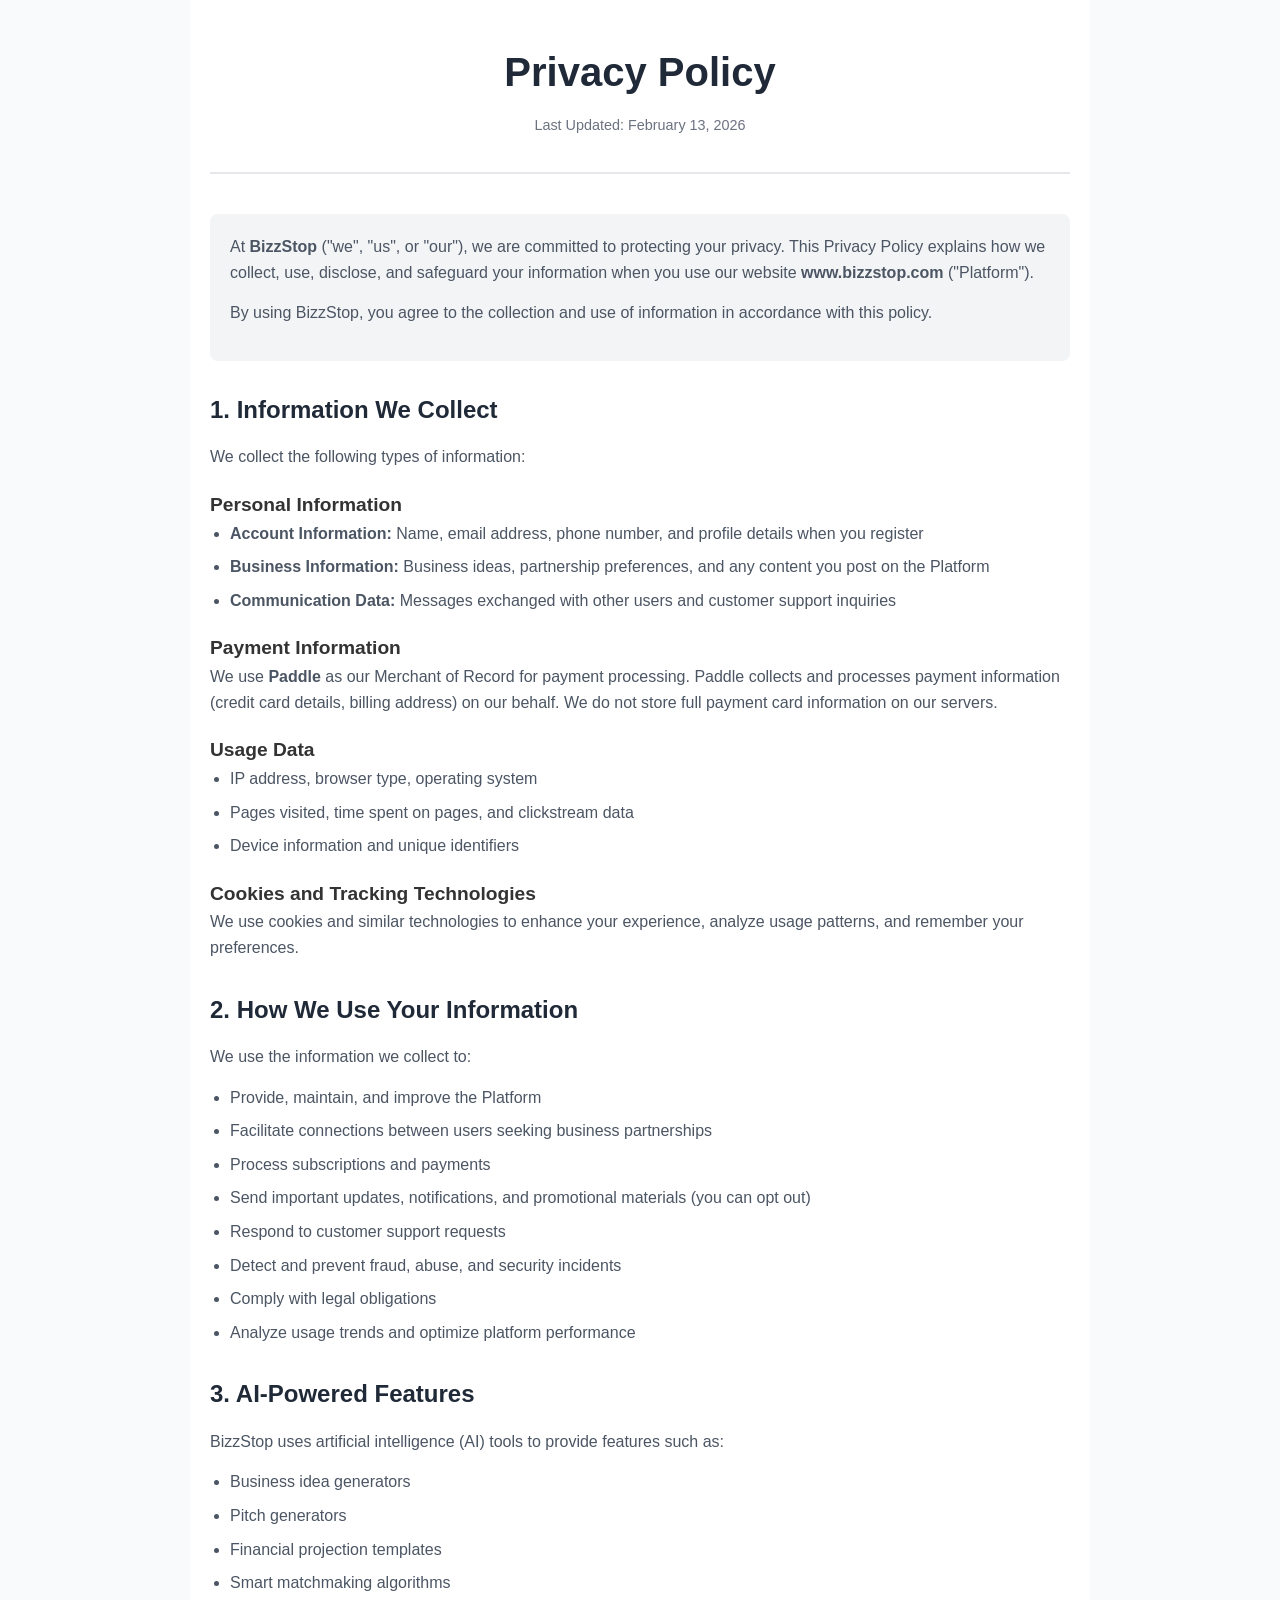
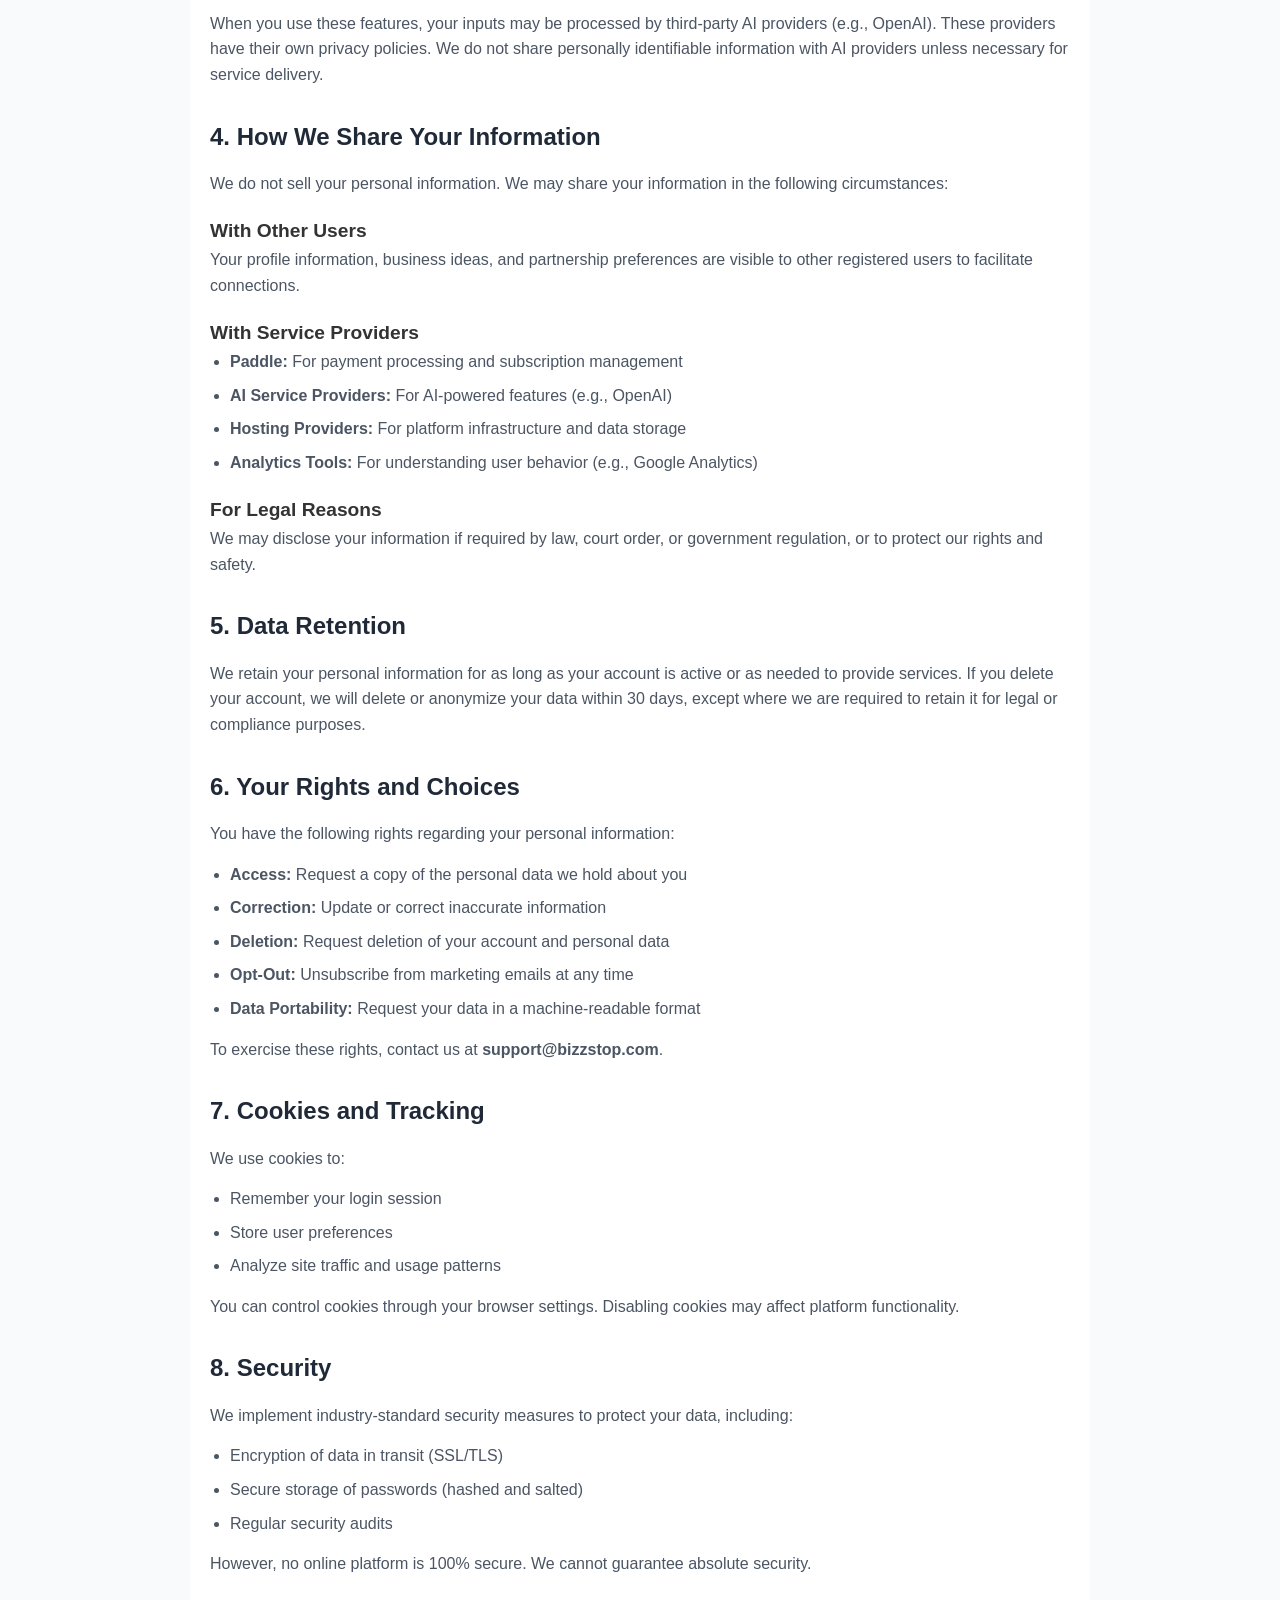
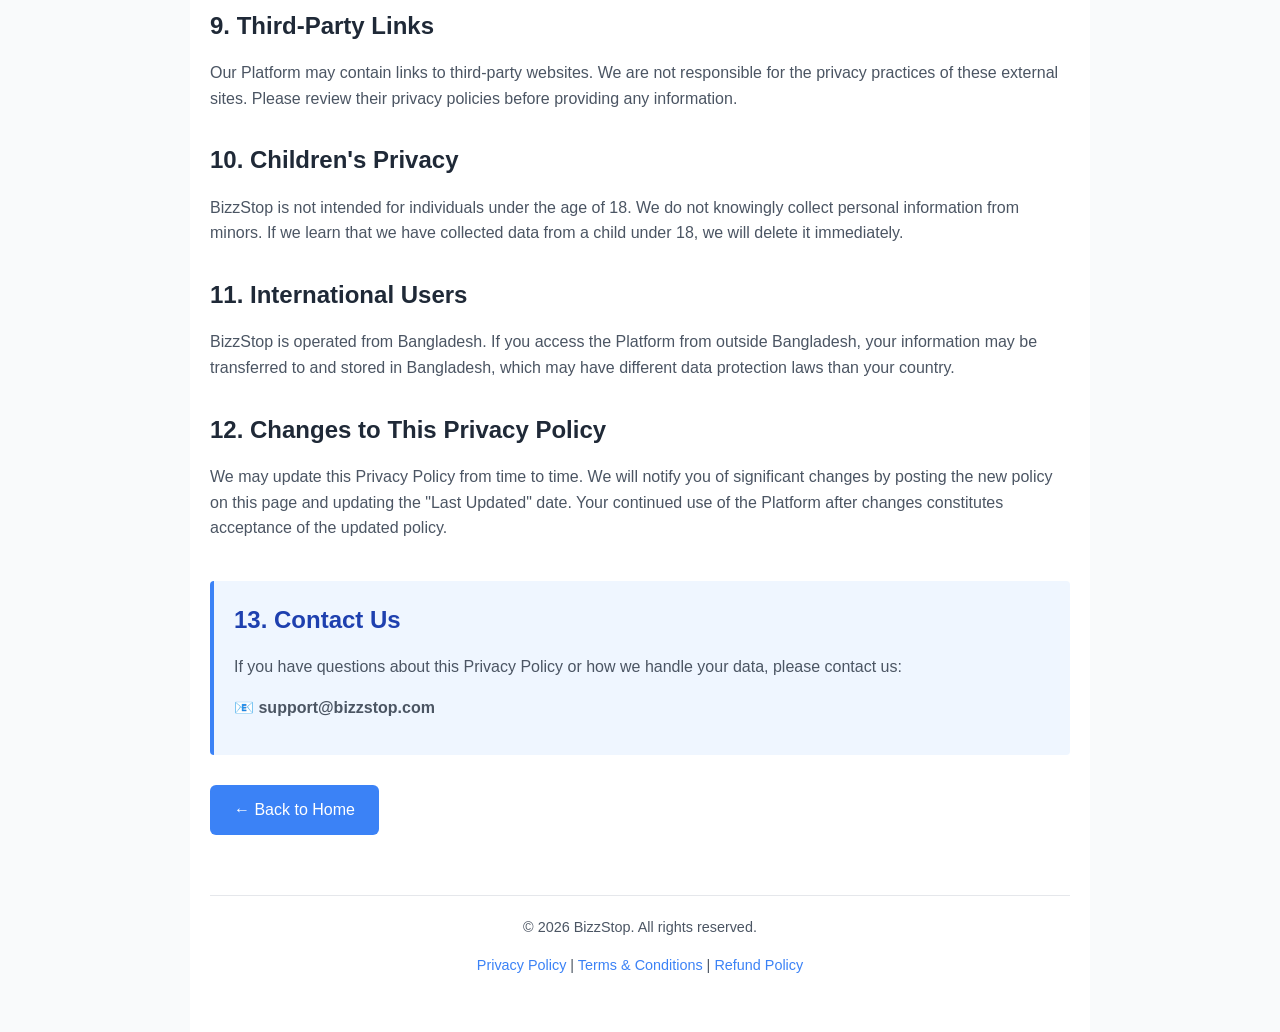
<file: privacy-policy.html>
<!DOCTYPE html>
<html lang="en">
<head>
    <meta charset="UTF-8">
    <meta name="viewport" content="width=device-width, initial-scale=1.0">
    <title>Privacy Policy - BizzStop</title>
    <style>
        * {
            margin: 0;
            padding: 0;
            box-sizing: border-box;
        }
        
        body {
            font-family: -apple-system, BlinkMacSystemFont, 'Segoe UI', Roboto, Oxygen, Ubuntu, Cantarell, sans-serif;
            line-height: 1.6;
            color: #333;
            background-color: #f9fafb;
        }
        
        .container {
            max-width: 900px;
            margin: 0 auto;
            padding: 40px 20px;
            background-color: white;
            min-height: 100vh;
        }
        
        header {
            text-align: center;
            margin-bottom: 40px;
            padding-bottom: 20px;
            border-bottom: 2px solid #e5e7eb;
        }
        
        h1 {
            font-size: 2.5rem;
            color: #1f2937;
            margin-bottom: 10px;
        }
        
        .last-updated {
            color: #6b7280;
            font-size: 0.9rem;
        }
        
        .intro {
            background-color: #f3f4f6;
            padding: 20px;
            border-radius: 8px;
            margin-bottom: 30px;
        }
        
        h2 {
            font-size: 1.5rem;
            color: #1f2937;
            margin-top: 30px;
            margin-bottom: 15px;
        }
        
        p {
            margin-bottom: 15px;
            color: #4b5563;
        }
        
        ul {
            margin-left: 20px;
            margin-bottom: 15px;
        }
        
        li {
            margin-bottom: 8px;
            color: #4b5563;
        }
        
        .contact-box {
            background-color: #eff6ff;
            border-left: 4px solid #3b82f6;
            padding: 20px;
            margin-top: 40px;
            border-radius: 4px;
        }
        
        .contact-box h2 {
            margin-top: 0;
            color: #1e40af;
        }
        
        .back-home {
            display: inline-block;
            margin-top: 30px;
            padding: 12px 24px;
            background-color: #3b82f6;
            color: white;
            text-decoration: none;
            border-radius: 6px;
            transition: background-color 0.3s;
        }
        
        .back-home:hover {
            background-color: #2563eb;
        }
        
        footer {
            text-align: center;
            margin-top: 60px;
            padding-top: 20px;
            border-top: 1px solid #e5e7eb;
            color: #6b7280;
            font-size: 0.9rem;
        }
        
        footer a {
            color: #3b82f6;
            text-decoration: none;
        }
        
        footer a:hover {
            text-decoration: underline;
        }
    </style>
</head>
<body>
    <div class="container">
        <header>
            <h1>Privacy Policy</h1>
            <p class="last-updated">Last Updated: February 13, 2026</p>
        </header>

        <div class="intro">
            <p>At <strong>BizzStop</strong> ("we", "us", or "our"), we are committed to protecting your privacy. This Privacy Policy explains how we collect, use, disclose, and safeguard your information when you use our website <strong>www.bizzstop.com</strong> ("Platform").</p>
            <p>By using BizzStop, you agree to the collection and use of information in accordance with this policy.</p>
        </div>

        <h2>1. Information We Collect</h2>
        <p>We collect the following types of information:</p>

        <h3 style="font-size: 1.2rem; margin-top: 20px;">Personal Information</h3>
        <ul>
            <li><strong>Account Information:</strong> Name, email address, phone number, and profile details when you register</li>
            <li><strong>Business Information:</strong> Business ideas, partnership preferences, and any content you post on the Platform</li>
            <li><strong>Communication Data:</strong> Messages exchanged with other users and customer support inquiries</li>
        </ul>

        <h3 style="font-size: 1.2rem; margin-top: 20px;">Payment Information</h3>
        <p>We use <strong>Paddle</strong> as our Merchant of Record for payment processing. Paddle collects and processes payment information (credit card details, billing address) on our behalf. We do not store full payment card information on our servers.</p>

        <h3 style="font-size: 1.2rem; margin-top: 20px;">Usage Data</h3>
        <ul>
            <li>IP address, browser type, operating system</li>
            <li>Pages visited, time spent on pages, and clickstream data</li>
            <li>Device information and unique identifiers</li>
        </ul>

        <h3 style="font-size: 1.2rem; margin-top: 20px;">Cookies and Tracking Technologies</h3>
        <p>We use cookies and similar technologies to enhance your experience, analyze usage patterns, and remember your preferences.</p>

        <h2>2. How We Use Your Information</h2>
        <p>We use the information we collect to:</p>
        <ul>
            <li>Provide, maintain, and improve the Platform</li>
            <li>Facilitate connections between users seeking business partnerships</li>
            <li>Process subscriptions and payments</li>
            <li>Send important updates, notifications, and promotional materials (you can opt out)</li>
            <li>Respond to customer support requests</li>
            <li>Detect and prevent fraud, abuse, and security incidents</li>
            <li>Comply with legal obligations</li>
            <li>Analyze usage trends and optimize platform performance</li>
        </ul>

        <h2>3. AI-Powered Features</h2>
        <p>BizzStop uses artificial intelligence (AI) tools to provide features such as:</p>
        <ul>
            <li>Business idea generators</li>
            <li>Pitch generators</li>
            <li>Financial projection templates</li>
            <li>Smart matchmaking algorithms</li>
        </ul>
        <p>When you use these features, your inputs may be processed by third-party AI providers (e.g., OpenAI). These providers have their own privacy policies. We do not share personally identifiable information with AI providers unless necessary for service delivery.</p>

        <h2>4. How We Share Your Information</h2>
        <p>We do not sell your personal information. We may share your information in the following circumstances:</p>

        <h3 style="font-size: 1.2rem; margin-top: 20px;">With Other Users</h3>
        <p>Your profile information, business ideas, and partnership preferences are visible to other registered users to facilitate connections.</p>

        <h3 style="font-size: 1.2rem; margin-top: 20px;">With Service Providers</h3>
        <ul>
            <li><strong>Paddle:</strong> For payment processing and subscription management</li>
            <li><strong>AI Service Providers:</strong> For AI-powered features (e.g., OpenAI)</li>
            <li><strong>Hosting Providers:</strong> For platform infrastructure and data storage</li>
            <li><strong>Analytics Tools:</strong> For understanding user behavior (e.g., Google Analytics)</li>
        </ul>

        <h3 style="font-size: 1.2rem; margin-top: 20px;">For Legal Reasons</h3>
        <p>We may disclose your information if required by law, court order, or government regulation, or to protect our rights and safety.</p>

        <h2>5. Data Retention</h2>
        <p>We retain your personal information for as long as your account is active or as needed to provide services. If you delete your account, we will delete or anonymize your data within 30 days, except where we are required to retain it for legal or compliance purposes.</p>

        <h2>6. Your Rights and Choices</h2>
        <p>You have the following rights regarding your personal information:</p>
        <ul>
            <li><strong>Access:</strong> Request a copy of the personal data we hold about you</li>
            <li><strong>Correction:</strong> Update or correct inaccurate information</li>
            <li><strong>Deletion:</strong> Request deletion of your account and personal data</li>
            <li><strong>Opt-Out:</strong> Unsubscribe from marketing emails at any time</li>
            <li><strong>Data Portability:</strong> Request your data in a machine-readable format</li>
        </ul>
        <p>To exercise these rights, contact us at <strong>support@bizzstop.com</strong>.</p>

        <h2>7. Cookies and Tracking</h2>
        <p>We use cookies to:</p>
        <ul>
            <li>Remember your login session</li>
            <li>Store user preferences</li>
            <li>Analyze site traffic and usage patterns</li>
        </ul>
        <p>You can control cookies through your browser settings. Disabling cookies may affect platform functionality.</p>

        <h2>8. Security</h2>
        <p>We implement industry-standard security measures to protect your data, including:</p>
        <ul>
            <li>Encryption of data in transit (SSL/TLS)</li>
            <li>Secure storage of passwords (hashed and salted)</li>
            <li>Regular security audits</li>
        </ul>
        <p>However, no online platform is 100% secure. We cannot guarantee absolute security.</p>

        <h2>9. Third-Party Links</h2>
        <p>Our Platform may contain links to third-party websites. We are not responsible for the privacy practices of these external sites. Please review their privacy policies before providing any information.</p>

        <h2>10. Children's Privacy</h2>
        <p>BizzStop is not intended for individuals under the age of 18. We do not knowingly collect personal information from minors. If we learn that we have collected data from a child under 18, we will delete it immediately.</p>

        <h2>11. International Users</h2>
        <p>BizzStop is operated from Bangladesh. If you access the Platform from outside Bangladesh, your information may be transferred to and stored in Bangladesh, which may have different data protection laws than your country.</p>

        <h2>12. Changes to This Privacy Policy</h2>
        <p>We may update this Privacy Policy from time to time. We will notify you of significant changes by posting the new policy on this page and updating the "Last Updated" date. Your continued use of the Platform after changes constitutes acceptance of the updated policy.</p>

        <div class="contact-box">
            <h2>13. Contact Us</h2>
            <p>If you have questions about this Privacy Policy or how we handle your data, please contact us:</p>
            <p>📧 <strong>support@bizzstop.com</strong></p>
        </div>

        <a href="index.html" class="back-home">← Back to Home</a>

        <footer>
            <p>© 2026 BizzStop. All rights reserved.</p>
            <p>
                <a href="privacy-policy.html">Privacy Policy</a> | 
                <a href="terms-and-conditions.html">Terms & Conditions</a> | 
                <a href="refund-policy.html">Refund Policy</a>
            </p>
        </footer>
    </div>
</body>
</html>
</file>
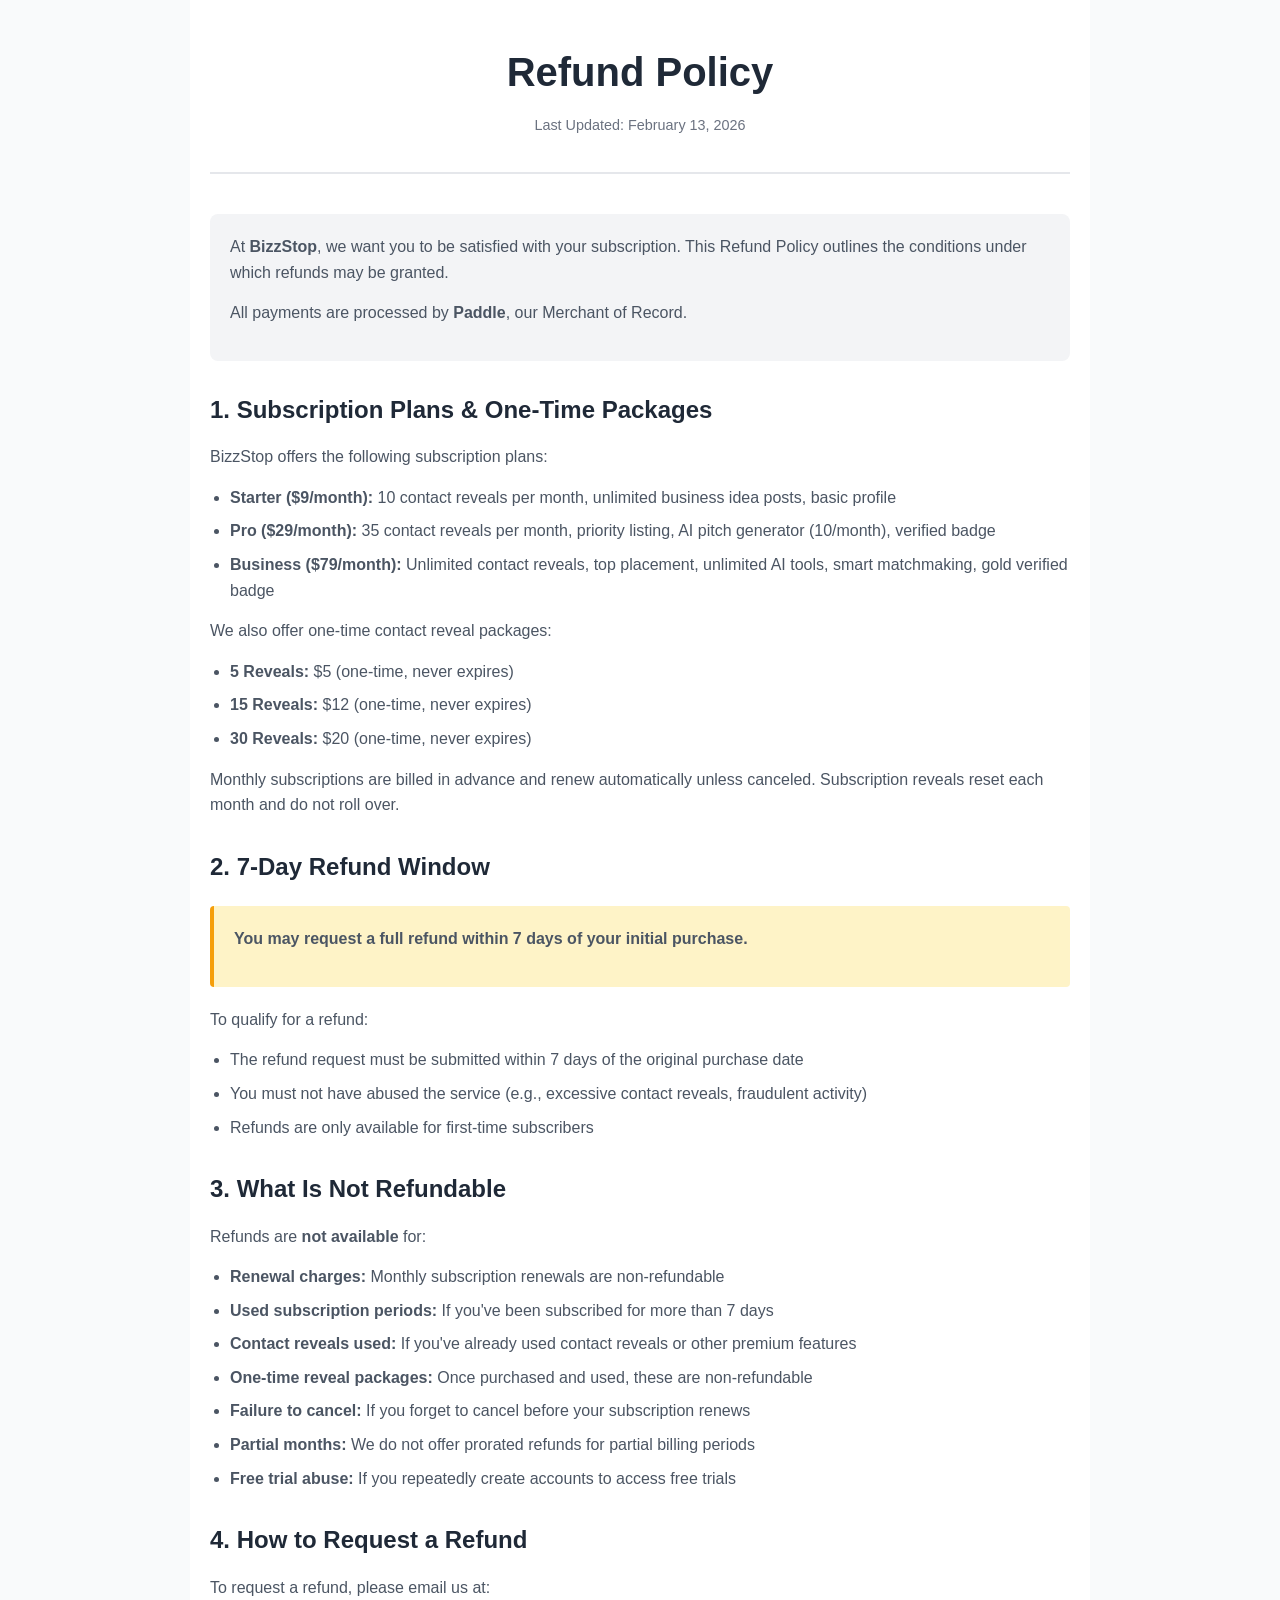
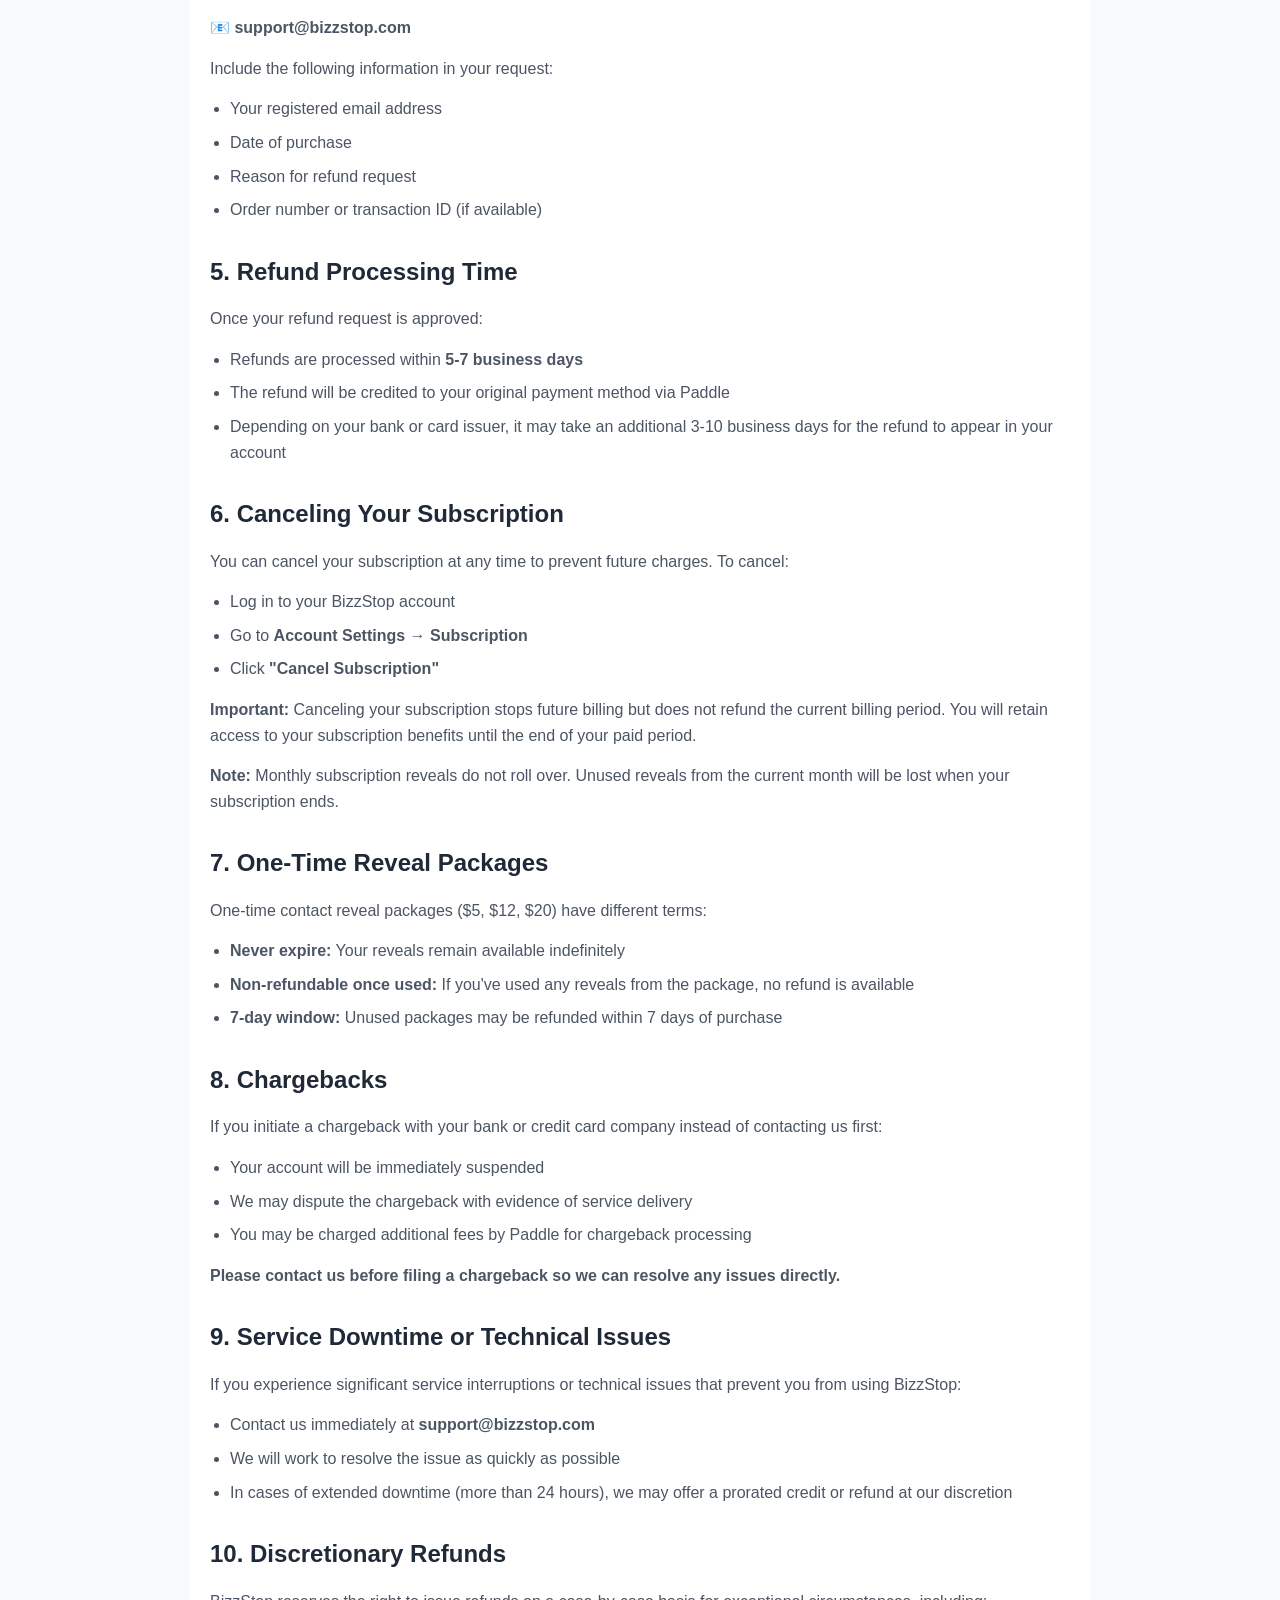
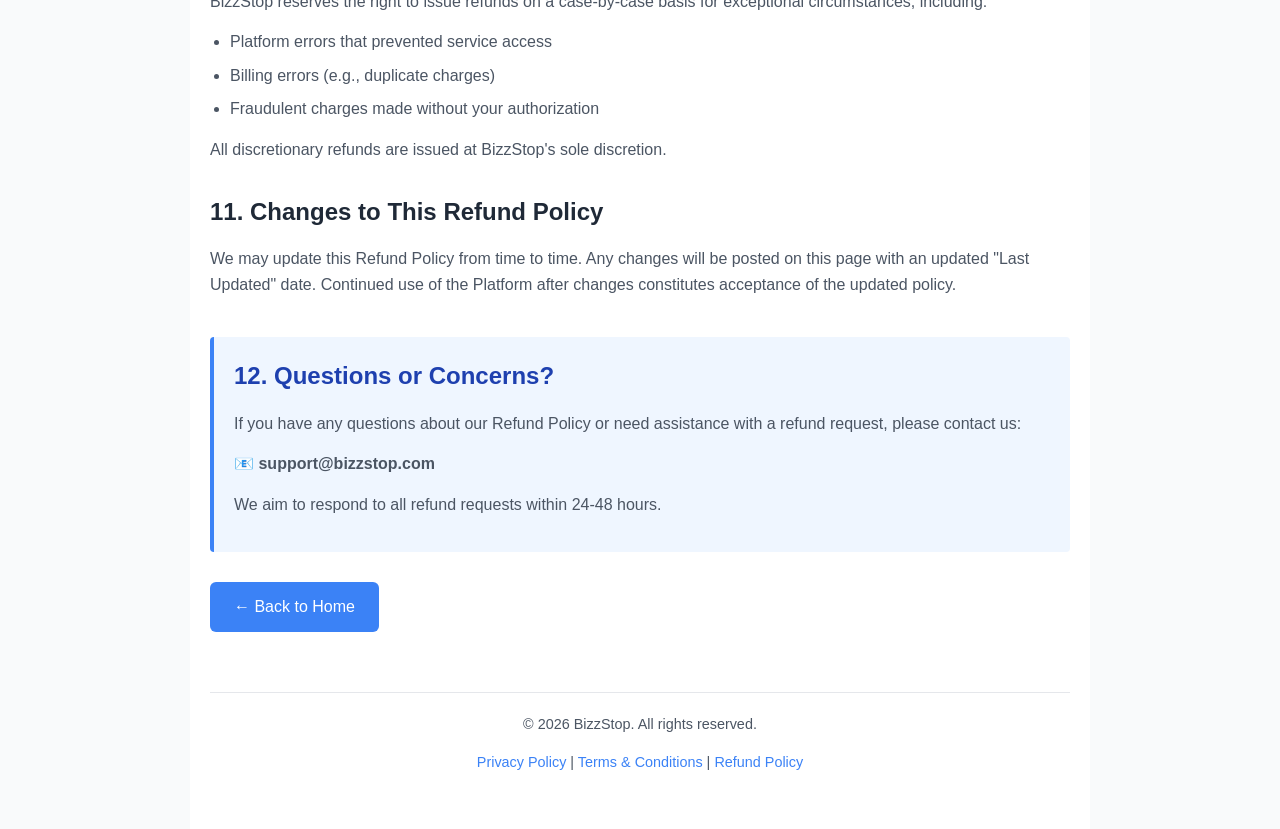
<file: refund-policy.html>
<!DOCTYPE html>
<html lang="en">
<head>
    <meta charset="UTF-8">
    <meta name="viewport" content="width=device-width, initial-scale=1.0">
    <title>Refund Policy - BizzStop</title>
    <style>
        * {
            margin: 0;
            padding: 0;
            box-sizing: border-box;
        }
        
        body {
            font-family: -apple-system, BlinkMacSystemFont, 'Segoe UI', Roboto, Oxygen, Ubuntu, Cantarell, sans-serif;
            line-height: 1.6;
            color: #333;
            background-color: #f9fafb;
        }
        
        .container {
            max-width: 900px;
            margin: 0 auto;
            padding: 40px 20px;
            background-color: white;
            min-height: 100vh;
        }
        
        header {
            text-align: center;
            margin-bottom: 40px;
            padding-bottom: 20px;
            border-bottom: 2px solid #e5e7eb;
        }
        
        h1 {
            font-size: 2.5rem;
            color: #1f2937;
            margin-bottom: 10px;
        }
        
        .last-updated {
            color: #6b7280;
            font-size: 0.9rem;
        }
        
        .intro {
            background-color: #f3f4f6;
            padding: 20px;
            border-radius: 8px;
            margin-bottom: 30px;
        }
        
        h2 {
            font-size: 1.5rem;
            color: #1f2937;
            margin-top: 30px;
            margin-bottom: 15px;
        }
        
        p {
            margin-bottom: 15px;
            color: #4b5563;
        }
        
        ul {
            margin-left: 20px;
            margin-bottom: 15px;
        }
        
        li {
            margin-bottom: 8px;
            color: #4b5563;
        }
        
        .highlight-box {
            background-color: #fef3c7;
            border-left: 4px solid #f59e0b;
            padding: 20px;
            margin: 20px 0;
            border-radius: 4px;
        }
        
        .contact-box {
            background-color: #eff6ff;
            border-left: 4px solid #3b82f6;
            padding: 20px;
            margin-top: 40px;
            border-radius: 4px;
        }
        
        .contact-box h2 {
            margin-top: 0;
            color: #1e40af;
        }
        
        .back-home {
            display: inline-block;
            margin-top: 30px;
            padding: 12px 24px;
            background-color: #3b82f6;
            color: white;
            text-decoration: none;
            border-radius: 6px;
            transition: background-color 0.3s;
        }
        
        .back-home:hover {
            background-color: #2563eb;
        }
        
        footer {
            text-align: center;
            margin-top: 60px;
            padding-top: 20px;
            border-top: 1px solid #e5e7eb;
            color: #6b7280;
            font-size: 0.9rem;
        }
        
        footer a {
            color: #3b82f6;
            text-decoration: none;
        }
        
        footer a:hover {
            text-decoration: underline;
        }
    </style>
</head>
<body>
    <div class="container">
        <header>
            <h1>Refund Policy</h1>
            <p class="last-updated">Last Updated: February 13, 2026</p>
        </header>

        <div class="intro">
            <p>At <strong>BizzStop</strong>, we want you to be satisfied with your subscription. This Refund Policy outlines the conditions under which refunds may be granted.</p>
            <p>All payments are processed by <strong>Paddle</strong>, our Merchant of Record.</p>
        </div>

        <h2>1. Subscription Plans & One-Time Packages</h2>
        <p>BizzStop offers the following subscription plans:</p>
        <ul>
            <li><strong>Starter ($9/month):</strong> 10 contact reveals per month, unlimited business idea posts, basic profile</li>
            <li><strong>Pro ($29/month):</strong> 35 contact reveals per month, priority listing, AI pitch generator (10/month), verified badge</li>
            <li><strong>Business ($79/month):</strong> Unlimited contact reveals, top placement, unlimited AI tools, smart matchmaking, gold verified badge</li>
        </ul>
        
        <p>We also offer one-time contact reveal packages:</p>
        <ul>
            <li><strong>5 Reveals:</strong> $5 (one-time, never expires)</li>
            <li><strong>15 Reveals:</strong> $12 (one-time, never expires)</li>
            <li><strong>30 Reveals:</strong> $20 (one-time, never expires)</li>
        </ul>
        
        <p>Monthly subscriptions are billed in advance and renew automatically unless canceled. Subscription reveals reset each month and do not roll over.</p>

        <h2>2. 7-Day Refund Window</h2>
        <div class="highlight-box">
            <p><strong>You may request a full refund within 7 days of your initial purchase.</strong></p>
        </div>
        <p>To qualify for a refund:</p>
        <ul>
            <li>The refund request must be submitted within 7 days of the original purchase date</li>
            <li>You must not have abused the service (e.g., excessive contact reveals, fraudulent activity)</li>
            <li>Refunds are only available for first-time subscribers</li>
        </ul>

        <h2>3. What Is Not Refundable</h2>
        <p>Refunds are <strong>not available</strong> for:</p>
        <ul>
            <li><strong>Renewal charges:</strong> Monthly subscription renewals are non-refundable</li>
            <li><strong>Used subscription periods:</strong> If you've been subscribed for more than 7 days</li>
            <li><strong>Contact reveals used:</strong> If you've already used contact reveals or other premium features</li>
            <li><strong>One-time reveal packages:</strong> Once purchased and used, these are non-refundable</li>
            <li><strong>Failure to cancel:</strong> If you forget to cancel before your subscription renews</li>
            <li><strong>Partial months:</strong> We do not offer prorated refunds for partial billing periods</li>
            <li><strong>Free trial abuse:</strong> If you repeatedly create accounts to access free trials</li>
        </ul>

        <h2>4. How to Request a Refund</h2>
        <p>To request a refund, please email us at:</p>
        <p><strong>📧 support@bizzstop.com</strong></p>
        <p>Include the following information in your request:</p>
        <ul>
            <li>Your registered email address</li>
            <li>Date of purchase</li>
            <li>Reason for refund request</li>
            <li>Order number or transaction ID (if available)</li>
        </ul>

        <h2>5. Refund Processing Time</h2>
        <p>Once your refund request is approved:</p>
        <ul>
            <li>Refunds are processed within <strong>5-7 business days</strong></li>
            <li>The refund will be credited to your original payment method via Paddle</li>
            <li>Depending on your bank or card issuer, it may take an additional 3-10 business days for the refund to appear in your account</li>
        </ul>

        <h2>6. Canceling Your Subscription</h2>
        <p>You can cancel your subscription at any time to prevent future charges. To cancel:</p>
        <ul>
            <li>Log in to your BizzStop account</li>
            <li>Go to <strong>Account Settings → Subscription</strong></li>
            <li>Click <strong>"Cancel Subscription"</strong></li>
        </ul>
        <p><strong>Important:</strong> Canceling your subscription stops future billing but does not refund the current billing period. You will retain access to your subscription benefits until the end of your paid period.</p>
        <p><strong>Note:</strong> Monthly subscription reveals do not roll over. Unused reveals from the current month will be lost when your subscription ends.</p>

        <h2>7. One-Time Reveal Packages</h2>
        <p>One-time contact reveal packages ($5, $12, $20) have different terms:</p>
        <ul>
            <li><strong>Never expire:</strong> Your reveals remain available indefinitely</li>
            <li><strong>Non-refundable once used:</strong> If you've used any reveals from the package, no refund is available</li>
            <li><strong>7-day window:</strong> Unused packages may be refunded within 7 days of purchase</li>
        </ul>

        <h2>8. Chargebacks</h2>
        <p>If you initiate a chargeback with your bank or credit card company instead of contacting us first:</p>
        <ul>
            <li>Your account will be immediately suspended</li>
            <li>We may dispute the chargeback with evidence of service delivery</li>
            <li>You may be charged additional fees by Paddle for chargeback processing</li>
        </ul>
        <p><strong>Please contact us before filing a chargeback so we can resolve any issues directly.</strong></p>

        <h2>9. Service Downtime or Technical Issues</h2>
        <p>If you experience significant service interruptions or technical issues that prevent you from using BizzStop:</p>
        <ul>
            <li>Contact us immediately at <strong>support@bizzstop.com</strong></li>
            <li>We will work to resolve the issue as quickly as possible</li>
            <li>In cases of extended downtime (more than 24 hours), we may offer a prorated credit or refund at our discretion</li>
        </ul>

        <h2>10. Discretionary Refunds</h2>
        <p>BizzStop reserves the right to issue refunds on a case-by-case basis for exceptional circumstances, including:</p>
        <ul>
            <li>Platform errors that prevented service access</li>
            <li>Billing errors (e.g., duplicate charges)</li>
            <li>Fraudulent charges made without your authorization</li>
        </ul>
        <p>All discretionary refunds are issued at BizzStop's sole discretion.</p>

        <h2>11. Changes to This Refund Policy</h2>
        <p>We may update this Refund Policy from time to time. Any changes will be posted on this page with an updated "Last Updated" date. Continued use of the Platform after changes constitutes acceptance of the updated policy.</p>

        <div class="contact-box">
            <h2>12. Questions or Concerns?</h2>
            <p>If you have any questions about our Refund Policy or need assistance with a refund request, please contact us:</p>
            <p>📧 <strong>support@bizzstop.com</strong></p>
            <p>We aim to respond to all refund requests within 24-48 hours.</p>
        </div>

        <a href="index.html" class="back-home">← Back to Home</a>

        <footer>
            <p>© 2026 BizzStop. All rights reserved.</p>
            <p>
                <a href="privacy-policy.html">Privacy Policy</a> | 
                <a href="terms-and-conditions.html">Terms & Conditions</a> | 
                <a href="refund-policy.html">Refund Policy</a>
            </p>
        </footer>
    </div>
</body>
</html>
</file>
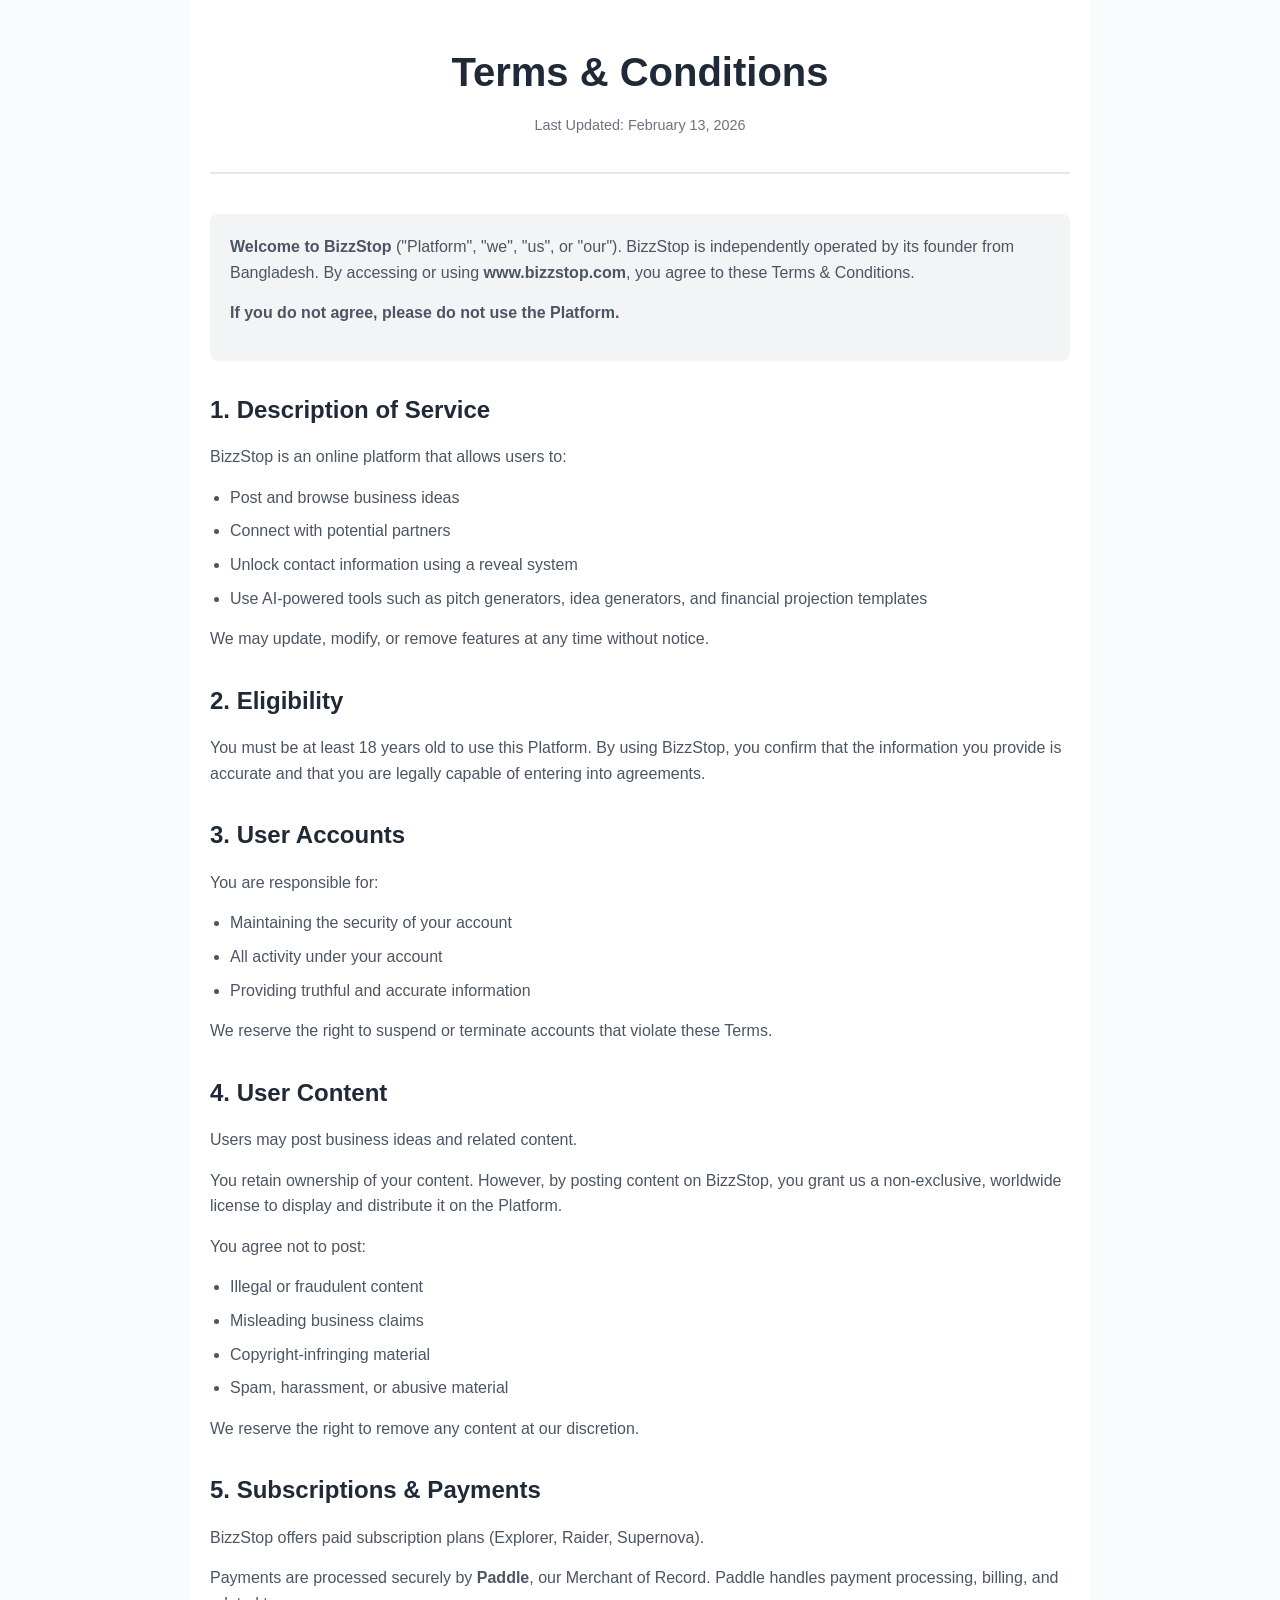
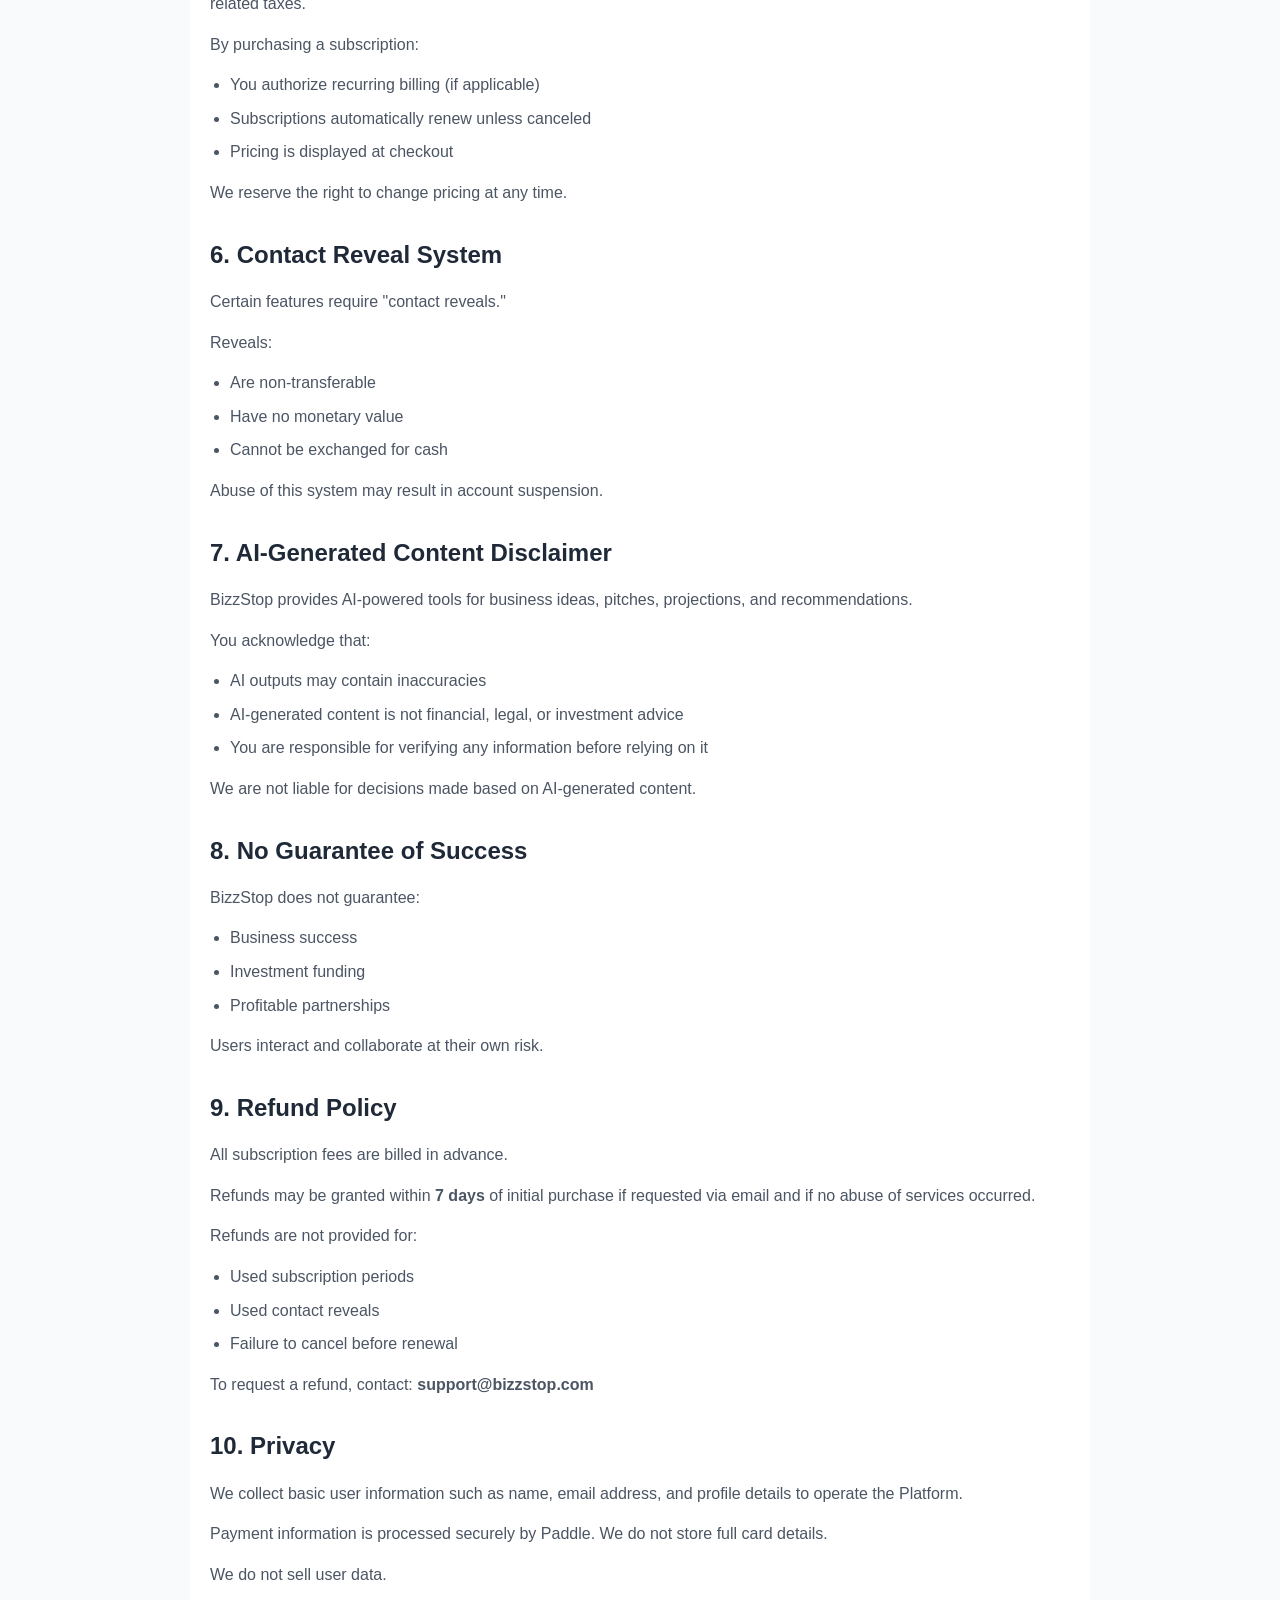
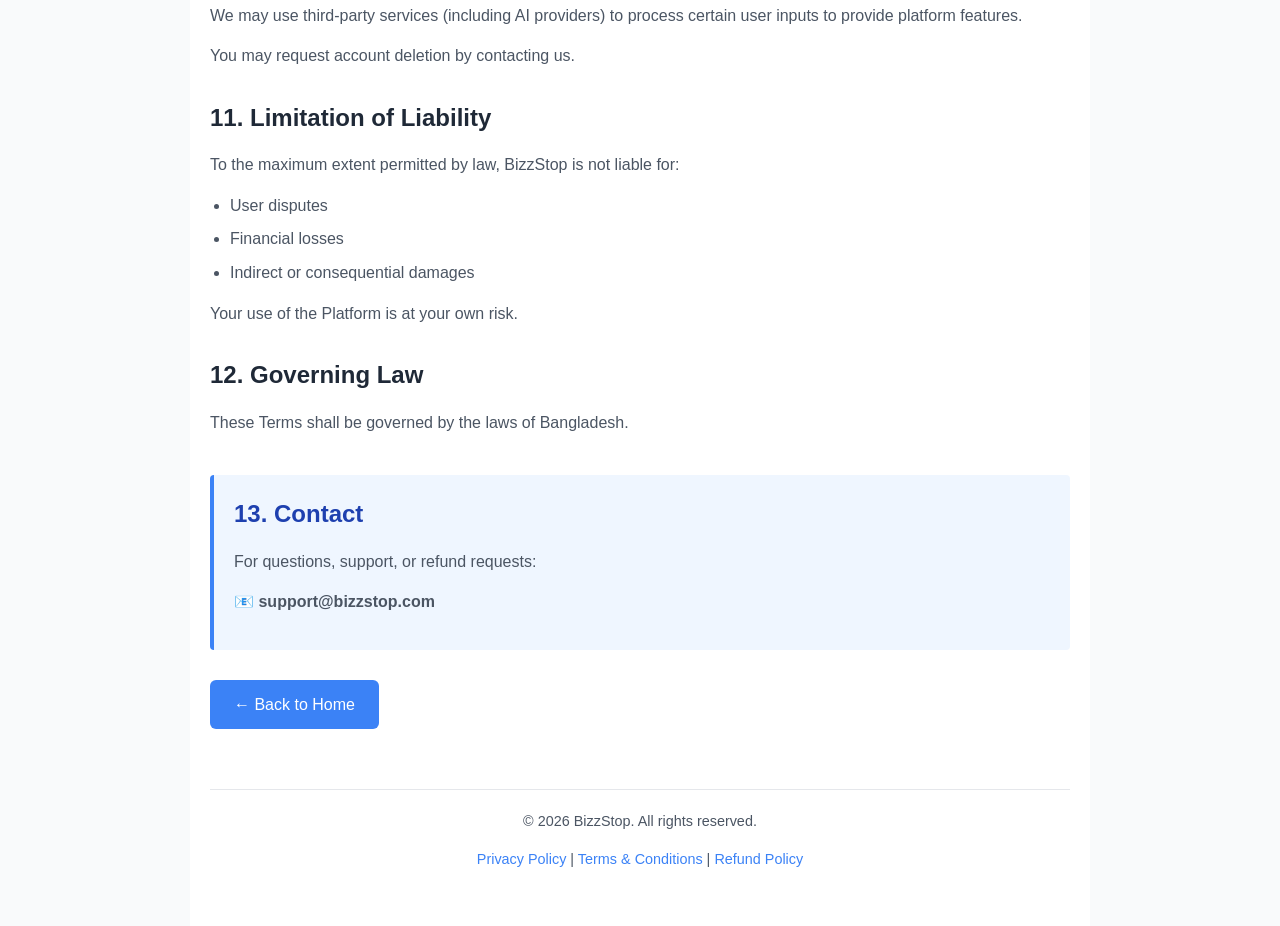
<file: terms-and-conditions.html>
<!DOCTYPE html>
<html lang="en">
<head>
    <meta charset="UTF-8">
    <meta name="viewport" content="width=device-width, initial-scale=1.0">
    <title>Terms & Conditions - BizzStop</title>
    <style>
        * {
            margin: 0;
            padding: 0;
            box-sizing: border-box;
        }
        
        body {
            font-family: -apple-system, BlinkMacSystemFont, 'Segoe UI', Roboto, Oxygen, Ubuntu, Cantarell, sans-serif;
            line-height: 1.6;
            color: #333;
            background-color: #f9fafb;
        }
        
        .container {
            max-width: 900px;
            margin: 0 auto;
            padding: 40px 20px;
            background-color: white;
            min-height: 100vh;
        }
        
        header {
            text-align: center;
            margin-bottom: 40px;
            padding-bottom: 20px;
            border-bottom: 2px solid #e5e7eb;
        }
        
        h1 {
            font-size: 2.5rem;
            color: #1f2937;
            margin-bottom: 10px;
        }
        
        .last-updated {
            color: #6b7280;
            font-size: 0.9rem;
        }
        
        .intro {
            background-color: #f3f4f6;
            padding: 20px;
            border-radius: 8px;
            margin-bottom: 30px;
        }
        
        h2 {
            font-size: 1.5rem;
            color: #1f2937;
            margin-top: 30px;
            margin-bottom: 15px;
        }
        
        p {
            margin-bottom: 15px;
            color: #4b5563;
        }
        
        ul {
            margin-left: 20px;
            margin-bottom: 15px;
        }
        
        li {
            margin-bottom: 8px;
            color: #4b5563;
        }
        
        .contact-box {
            background-color: #eff6ff;
            border-left: 4px solid #3b82f6;
            padding: 20px;
            margin-top: 40px;
            border-radius: 4px;
        }
        
        .contact-box h2 {
            margin-top: 0;
            color: #1e40af;
        }
        
        .back-home {
            display: inline-block;
            margin-top: 30px;
            padding: 12px 24px;
            background-color: #3b82f6;
            color: white;
            text-decoration: none;
            border-radius: 6px;
            transition: background-color 0.3s;
        }
        
        .back-home:hover {
            background-color: #2563eb;
        }
        
        footer {
            text-align: center;
            margin-top: 60px;
            padding-top: 20px;
            border-top: 1px solid #e5e7eb;
            color: #6b7280;
            font-size: 0.9rem;
        }
        
        footer a {
            color: #3b82f6;
            text-decoration: none;
        }
        
        footer a:hover {
            text-decoration: underline;
        }
    </style>
</head>
<body>
    <div class="container">
        <header>
            <h1>Terms & Conditions</h1>
            <p class="last-updated">Last Updated: February 13, 2026</p>
        </header>

        <div class="intro">
            <p><strong>Welcome to BizzStop</strong> ("Platform", "we", "us", or "our"). BizzStop is independently operated by its founder from Bangladesh. By accessing or using <strong>www.bizzstop.com</strong>, you agree to these Terms & Conditions.</p>
            <p><strong>If you do not agree, please do not use the Platform.</strong></p>
        </div>

        <h2>1. Description of Service</h2>
        <p>BizzStop is an online platform that allows users to:</p>
        <ul>
            <li>Post and browse business ideas</li>
            <li>Connect with potential partners</li>
            <li>Unlock contact information using a reveal system</li>
            <li>Use AI-powered tools such as pitch generators, idea generators, and financial projection templates</li>
        </ul>
        <p>We may update, modify, or remove features at any time without notice.</p>

        <h2>2. Eligibility</h2>
        <p>You must be at least 18 years old to use this Platform. By using BizzStop, you confirm that the information you provide is accurate and that you are legally capable of entering into agreements.</p>

        <h2>3. User Accounts</h2>
        <p>You are responsible for:</p>
        <ul>
            <li>Maintaining the security of your account</li>
            <li>All activity under your account</li>
            <li>Providing truthful and accurate information</li>
        </ul>
        <p>We reserve the right to suspend or terminate accounts that violate these Terms.</p>

        <h2>4. User Content</h2>
        <p>Users may post business ideas and related content.</p>
        <p>You retain ownership of your content. However, by posting content on BizzStop, you grant us a non-exclusive, worldwide license to display and distribute it on the Platform.</p>
        <p>You agree not to post:</p>
        <ul>
            <li>Illegal or fraudulent content</li>
            <li>Misleading business claims</li>
            <li>Copyright-infringing material</li>
            <li>Spam, harassment, or abusive material</li>
        </ul>
        <p>We reserve the right to remove any content at our discretion.</p>

        <h2>5. Subscriptions & Payments</h2>
        <p>BizzStop offers paid subscription plans (Explorer, Raider, Supernova).</p>
        <p>Payments are processed securely by <strong>Paddle</strong>, our Merchant of Record. Paddle handles payment processing, billing, and related taxes.</p>
        <p>By purchasing a subscription:</p>
        <ul>
            <li>You authorize recurring billing (if applicable)</li>
            <li>Subscriptions automatically renew unless canceled</li>
            <li>Pricing is displayed at checkout</li>
        </ul>
        <p>We reserve the right to change pricing at any time.</p>

        <h2>6. Contact Reveal System</h2>
        <p>Certain features require "contact reveals."</p>
        <p>Reveals:</p>
        <ul>
            <li>Are non-transferable</li>
            <li>Have no monetary value</li>
            <li>Cannot be exchanged for cash</li>
        </ul>
        <p>Abuse of this system may result in account suspension.</p>

        <h2>7. AI-Generated Content Disclaimer</h2>
        <p>BizzStop provides AI-powered tools for business ideas, pitches, projections, and recommendations.</p>
        <p>You acknowledge that:</p>
        <ul>
            <li>AI outputs may contain inaccuracies</li>
            <li>AI-generated content is not financial, legal, or investment advice</li>
            <li>You are responsible for verifying any information before relying on it</li>
        </ul>
        <p>We are not liable for decisions made based on AI-generated content.</p>

        <h2>8. No Guarantee of Success</h2>
        <p>BizzStop does not guarantee:</p>
        <ul>
            <li>Business success</li>
            <li>Investment funding</li>
            <li>Profitable partnerships</li>
        </ul>
        <p>Users interact and collaborate at their own risk.</p>

        <h2>9. Refund Policy</h2>
        <p>All subscription fees are billed in advance.</p>
        <p>Refunds may be granted within <strong>7 days</strong> of initial purchase if requested via email and if no abuse of services occurred.</p>
        <p>Refunds are not provided for:</p>
        <ul>
            <li>Used subscription periods</li>
            <li>Used contact reveals</li>
            <li>Failure to cancel before renewal</li>
        </ul>
        <p>To request a refund, contact: <strong>support@bizzstop.com</strong></p>

        <h2>10. Privacy</h2>
        <p>We collect basic user information such as name, email address, and profile details to operate the Platform.</p>
        <p>Payment information is processed securely by Paddle. We do not store full card details.</p>
        <p>We do not sell user data.</p>
        <p>We may use third-party services (including AI providers) to process certain user inputs to provide platform features.</p>
        <p>You may request account deletion by contacting us.</p>

        <h2>11. Limitation of Liability</h2>
        <p>To the maximum extent permitted by law, BizzStop is not liable for:</p>
        <ul>
            <li>User disputes</li>
            <li>Financial losses</li>
            <li>Indirect or consequential damages</li>
        </ul>
        <p>Your use of the Platform is at your own risk.</p>

        <h2>12. Governing Law</h2>
        <p>These Terms shall be governed by the laws of Bangladesh.</p>

        <div class="contact-box">
            <h2>13. Contact</h2>
            <p>For questions, support, or refund requests:</p>
            <p>📧 <strong>support@bizzstop.com</strong></p>
        </div>

        <a href="index.html" class="back-home">← Back to Home</a>

        <footer>
            <p>© 2026 BizzStop. All rights reserved.</p>
            <p>
                <a href="privacy-policy.html">Privacy Policy</a> | 
                <a href="terms-and-conditions.html">Terms & Conditions</a> | 
                <a href="refund-policy.html">Refund Policy</a>
            </p>
        </footer>
    </div>
</body>
</html>
</file>
